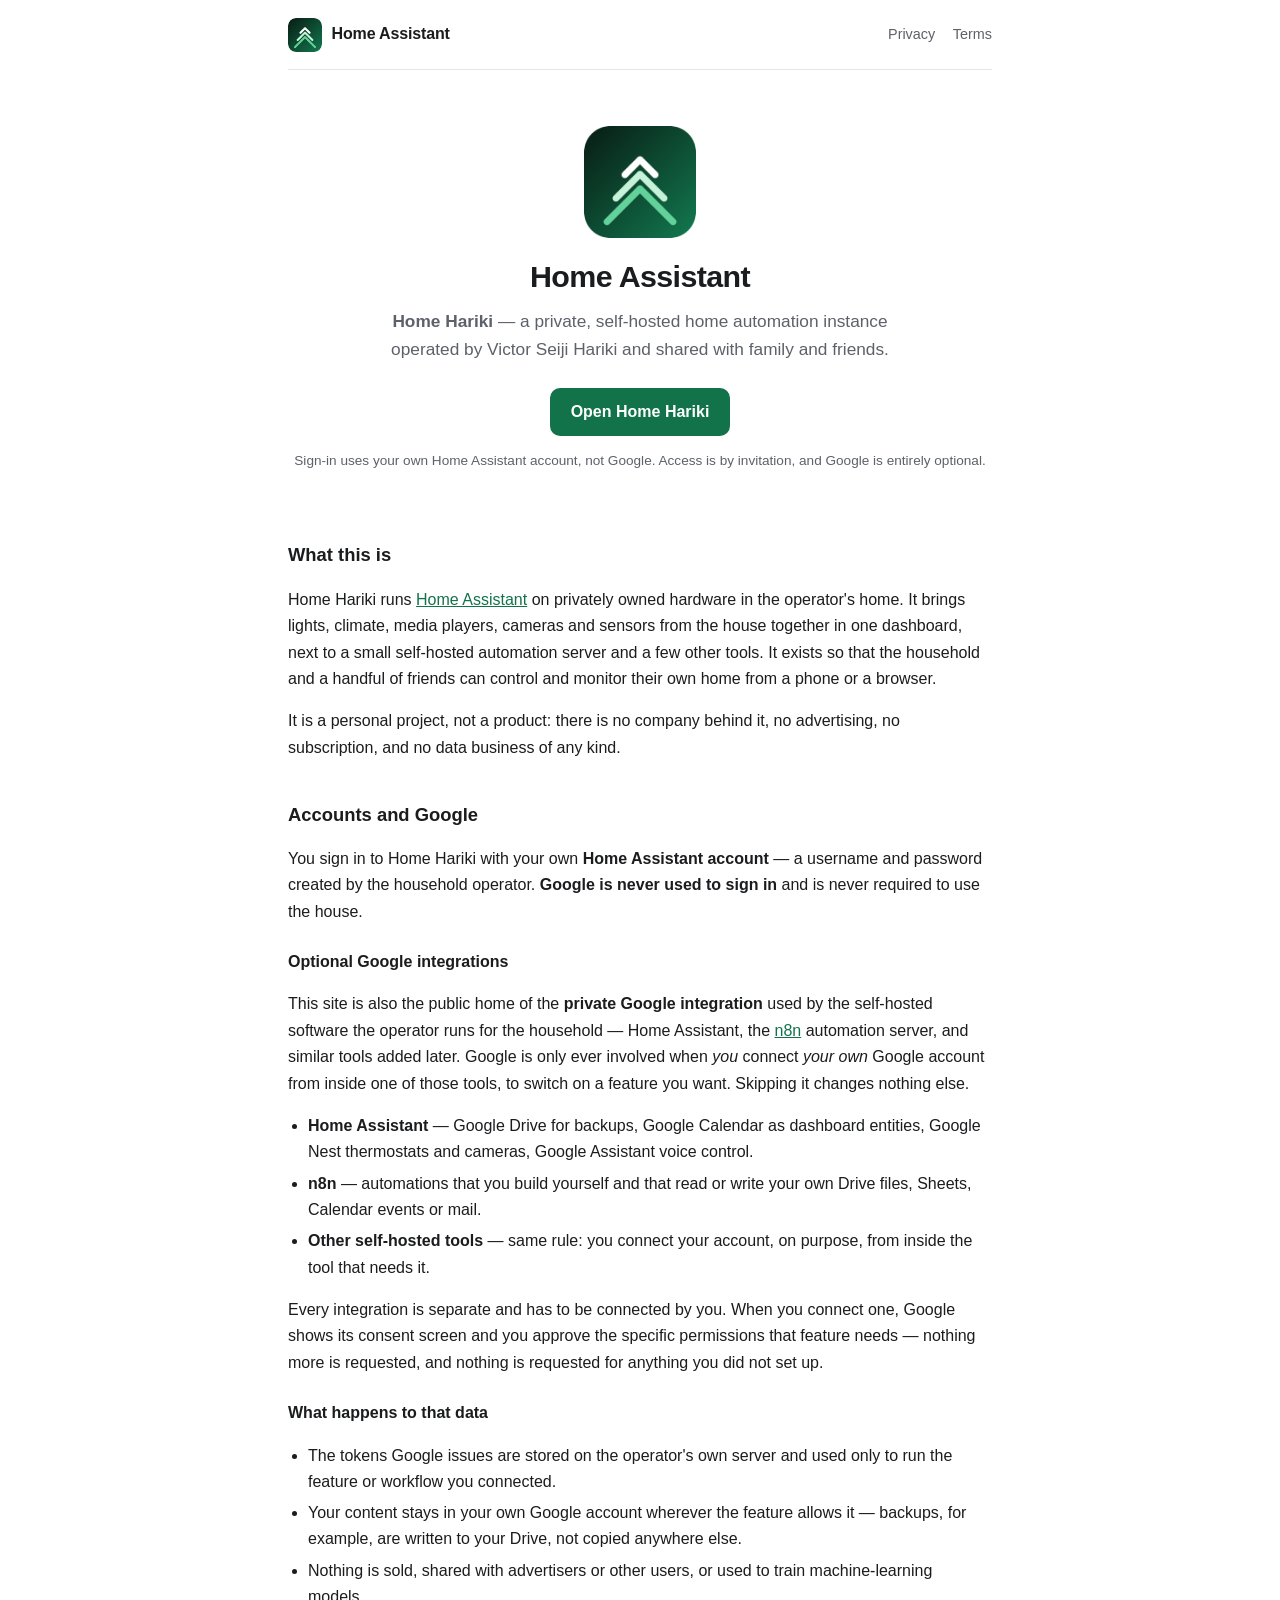
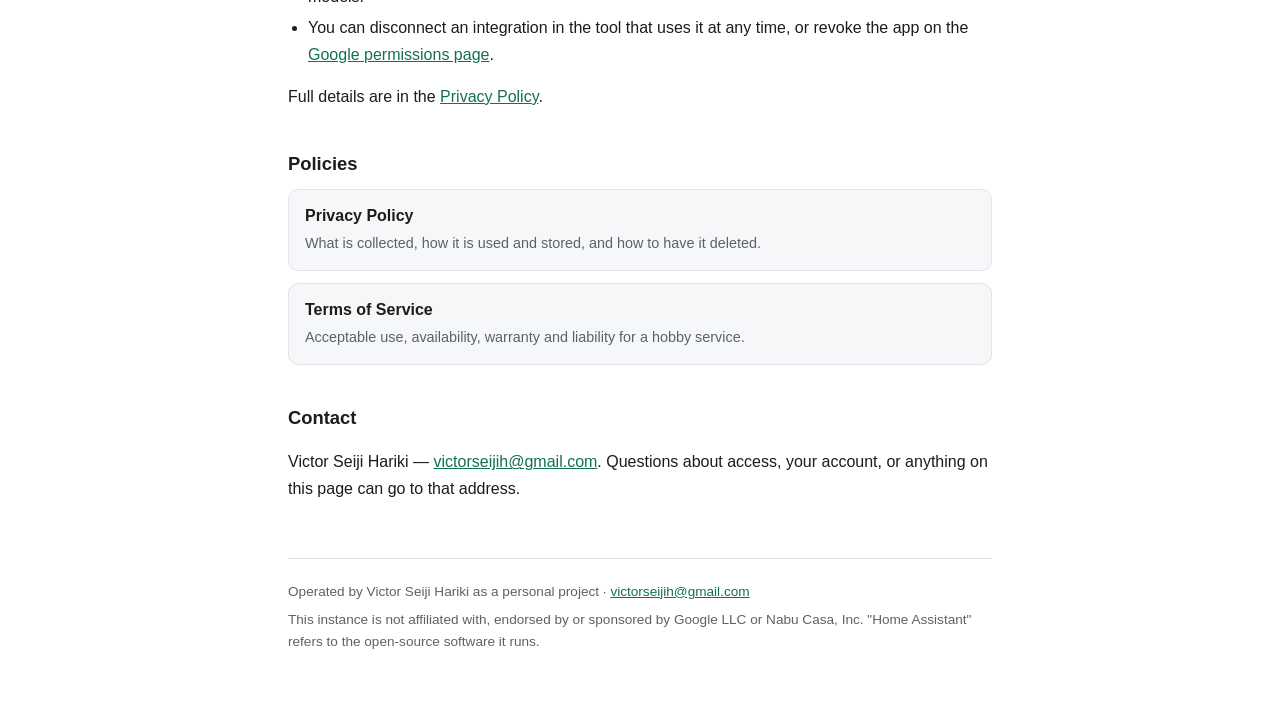
<file: index.html>
<!doctype html>
<html lang="en">
<head>
<meta charset="utf-8">
<meta name="viewport" content="width=device-width, initial-scale=1">
<title>Home Assistant — Home Hariki</title>
<meta name="description" content="Home Hariki: a private, self-hosted Home Assistant instance operated by Victor Seiji Hariki for family and friends. Sign-in, privacy policy and terms of service.">
<meta property="og:site_name" content="Home Assistant">
<meta property="og:title" content="Home Assistant — Home Hariki">
<meta property="og:description" content="Private, self-hosted home automation for family and friends.">
<meta property="og:image" content="logo.png?v=3">
<link rel="icon" href="favicon.png?v=3" type="image/png">
<link rel="apple-touch-icon" href="logo.png?v=3">
<link rel="stylesheet" href="style.css?v=3">
</head>
<body>
<header class="bar">
  <a class="brand" href="./">
    <img src="logo.png?v=3" alt="Home Assistant logo" width="34" height="34">
    <span>Home Assistant</span>
  </a>
  <nav class="bar-nav">
    <a href="privacy.html">Privacy</a>
    <a href="terms.html">Terms</a>
  </nav>
</header>

<main>
  <section class="hero">
    <img class="hero-logo" src="logo.png?v=3" alt="Home Assistant app logo" width="112" height="112">
    <h1>Home Assistant</h1>
    <p class="lede"><strong>Home Hariki</strong> — a private, self-hosted home automation instance
    operated by Victor Seiji Hariki and shared with family and friends.</p>
    <p class="cta-row">
      <a class="btn" href="https://hassio.seijihariki.com/">Open Home Hariki</a>
    </p>
    <p class="fine">Sign-in uses your own Home Assistant account, not Google. Access is by
    invitation, and Google is entirely optional.</p>
  </section>

  <h2>What this is</h2>
  <p>Home Hariki runs <a href="https://www.home-assistant.io/">Home Assistant</a> on privately
  owned hardware in the operator's home. It brings lights, climate, media players, cameras and
  sensors from the house together in one dashboard, next to a small self-hosted automation server
  and a few other tools. It exists so that the household and a handful of friends can control and
  monitor their own home from a phone or a browser.</p>
  <p>It is a personal project, not a product: there is no company behind it, no advertising, no
  subscription, and no data business of any kind.</p>

  <h2>Accounts and Google</h2>
  <p>You sign in to Home Hariki with your own <strong>Home Assistant account</strong> — a username
  and password created by the household operator. <strong>Google is never used to sign in</strong>
  and is never required to use the house.</p>

  <h3>Optional Google integrations</h3>
  <p>This site is also the public home of the <strong>private Google integration</strong> used by
  the self-hosted software the operator runs for the household — Home Assistant, the
  <a href="https://n8n.io/">n8n</a> automation server, and similar tools added later. Google is
  only ever involved when <em>you</em> connect <em>your own</em> Google account from inside one of
  those tools, to switch on a feature you want. Skipping it changes nothing else.</p>
  <ul>
    <li><strong>Home Assistant</strong> — Google Drive for backups, Google Calendar as dashboard
    entities, Google Nest thermostats and cameras, Google Assistant voice control.</li>
    <li><strong>n8n</strong> — automations that you build yourself and that read or write your own
    Drive files, Sheets, Calendar events or mail.</li>
    <li><strong>Other self-hosted tools</strong> — same rule: you connect your account, on purpose,
    from inside the tool that needs it.</li>
  </ul>
  <p>Every integration is separate and has to be connected by you. When you connect one, Google
  shows its consent screen and you approve the specific permissions that feature needs — nothing
  more is requested, and nothing is requested for anything you did not set up.</p>

  <h3>What happens to that data</h3>
  <ul>
    <li>The tokens Google issues are stored on the operator's own server and used only to run the
    feature or workflow you connected.</li>
    <li>Your content stays in your own Google account wherever the feature allows it — backups,
    for example, are written to your Drive, not copied anywhere else.</li>
    <li>Nothing is sold, shared with advertisers or other users, or used to train machine-learning
    models.</li>
    <li>You can disconnect an integration in the tool that uses it at any time, or revoke the app
    on the <a href="https://myaccount.google.com/permissions">Google permissions page</a>.</li>
  </ul>
  <p>Full details are in the <a href="privacy.html">Privacy Policy</a>.</p>

  <h2>Policies</h2>
  <div class="doc-links">
    <a href="privacy.html">
      <strong>Privacy Policy</strong>
      <span>What is collected, how it is used and stored, and how to have it deleted.</span>
    </a>
    <a href="terms.html">
      <strong>Terms of Service</strong>
      <span>Acceptable use, availability, warranty and liability for a hobby service.</span>
    </a>
  </div>

  <h2>Contact</h2>
  <p>Victor Seiji Hariki — <a href="mailto:victorseijih@gmail.com">victorseijih@gmail.com</a>.
  Questions about access, your account, or anything on this page can go to that address.</p>
</main>

<footer class="site">
  <p>Operated by Victor Seiji Hariki as a personal project · <a href="mailto:victorseijih@gmail.com">victorseijih@gmail.com</a></p>
  <p class="fine">This instance is not affiliated with, endorsed by or sponsored by Google LLC or
  Nabu Casa, Inc. "Home Assistant" refers to the open-source software it runs.</p>
</footer>
</body>
</html>
</file>
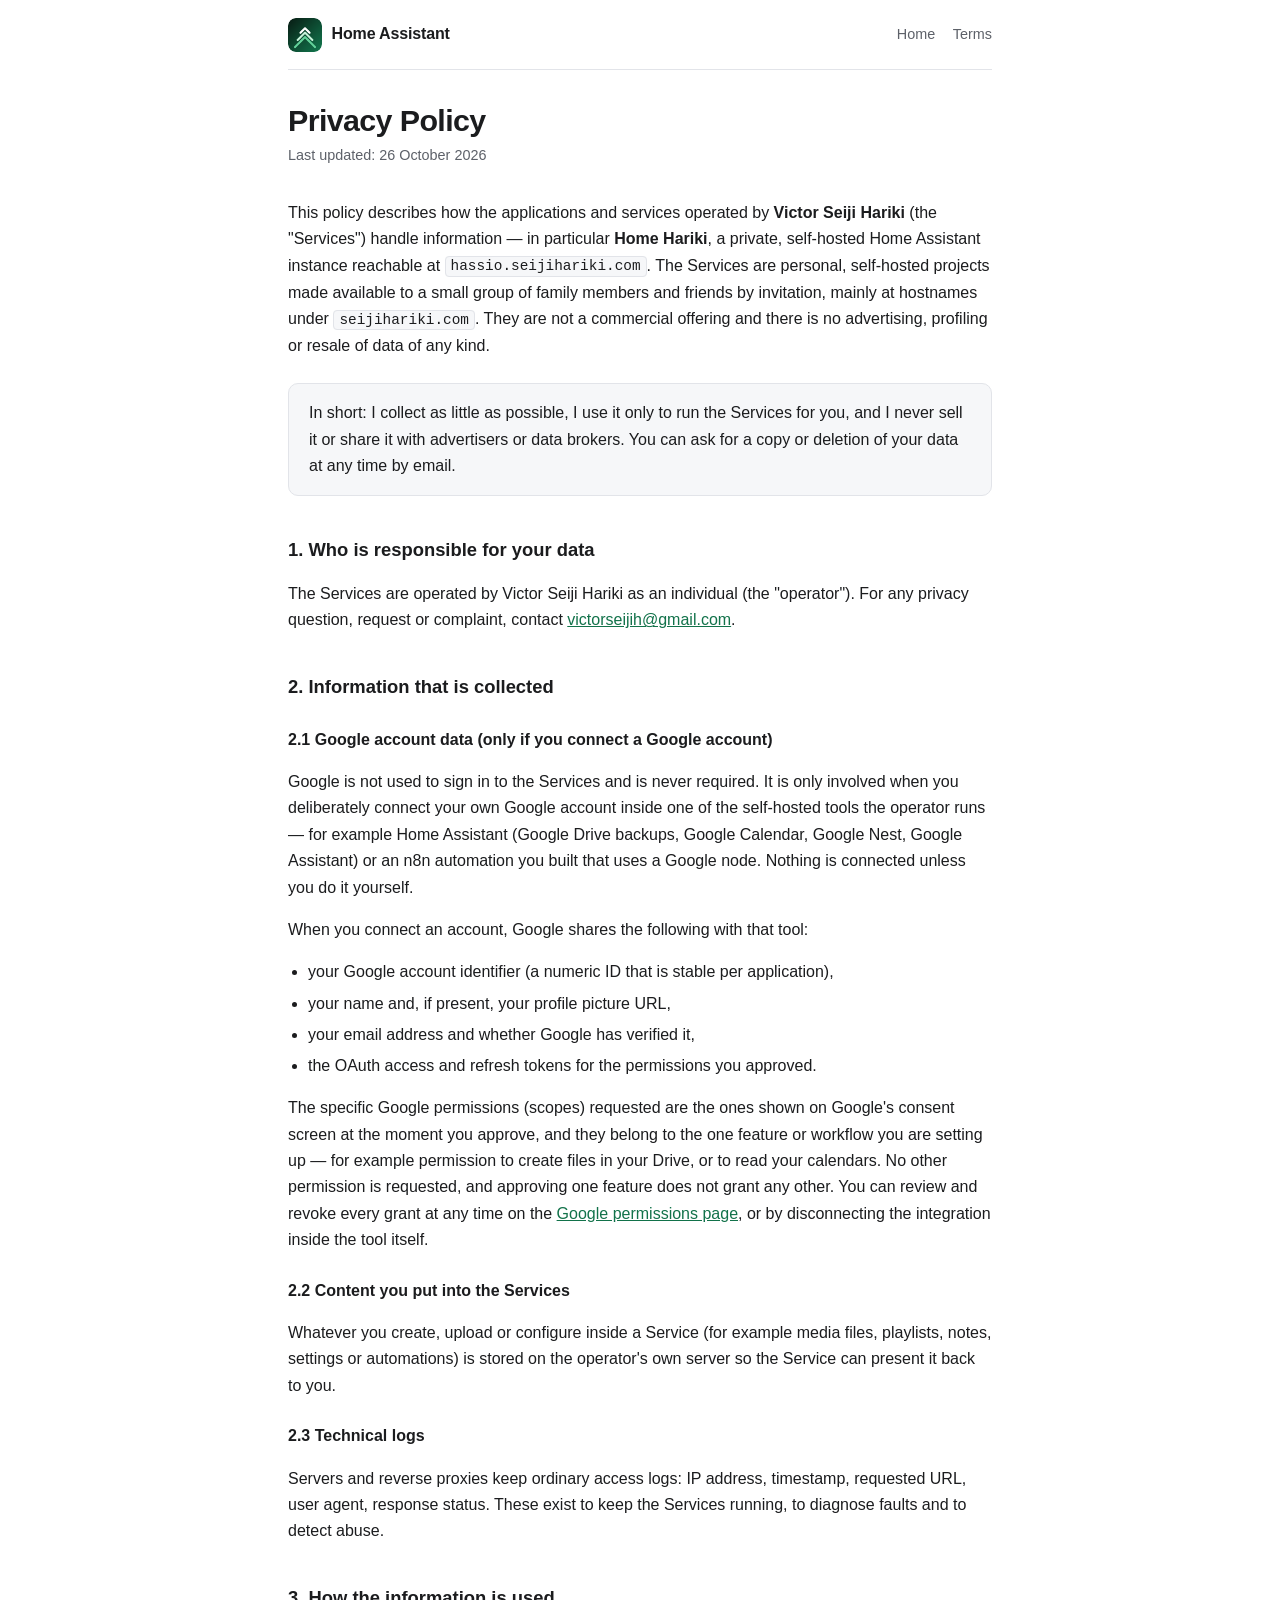
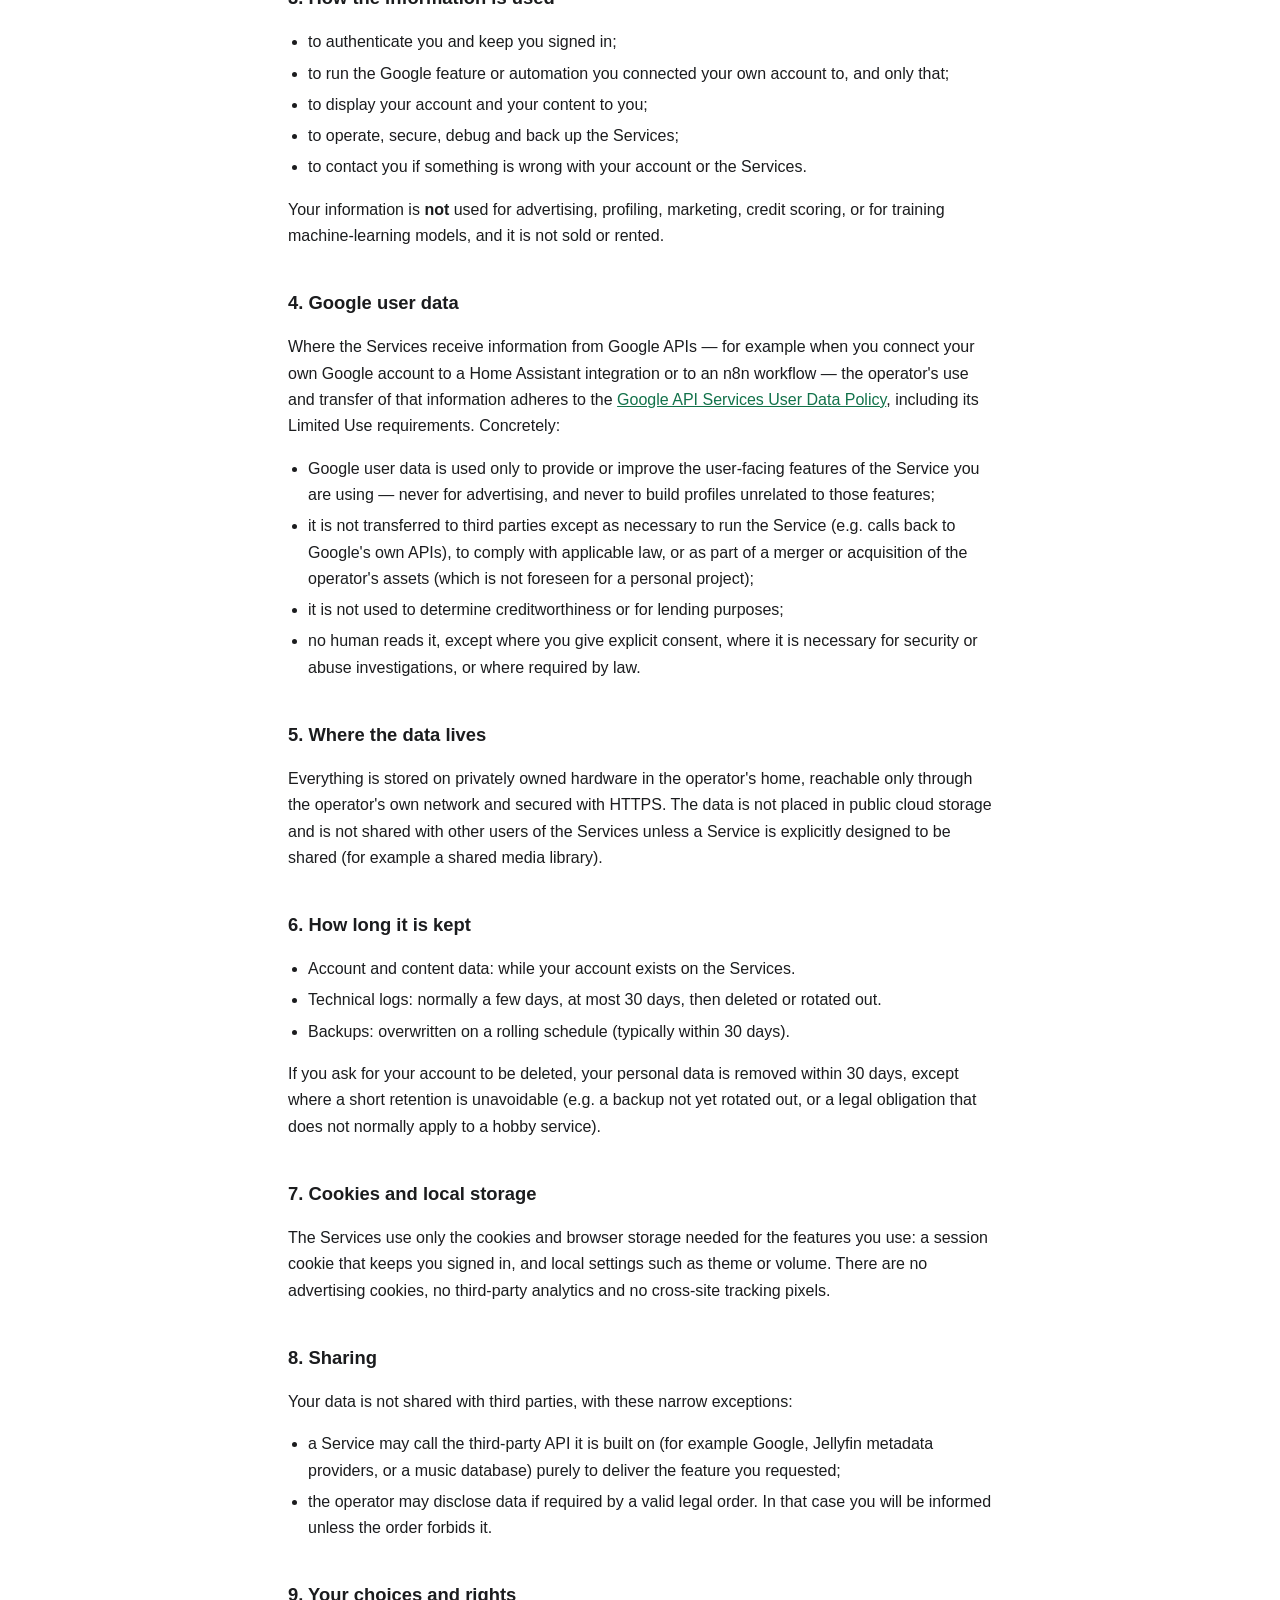
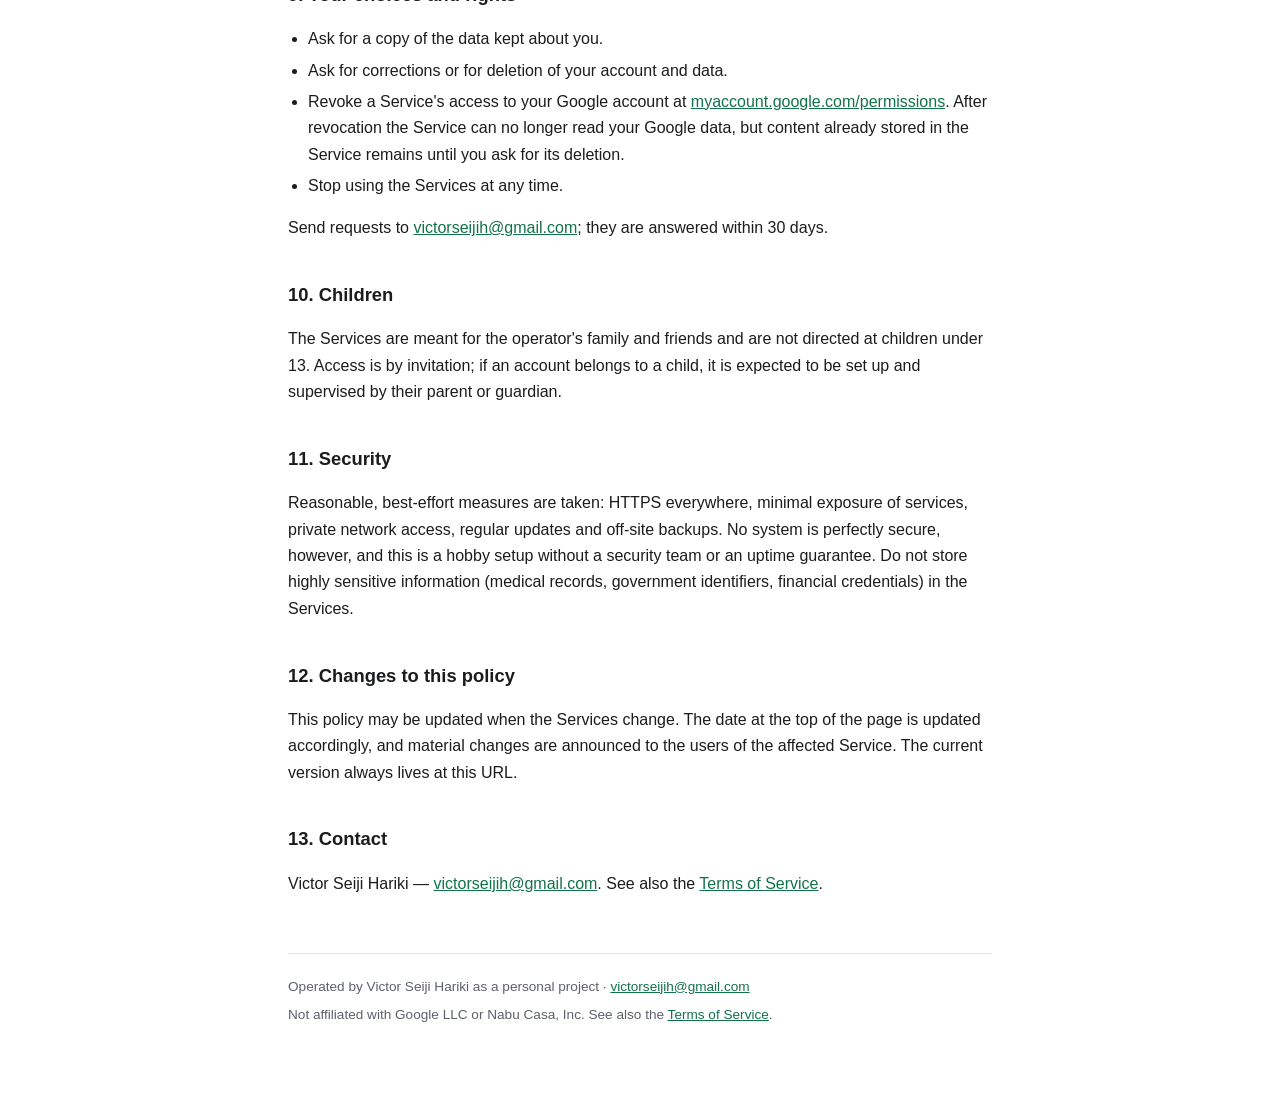
<file: privacy.html>
<!doctype html>
<html lang="en">
<head>
<meta charset="utf-8">
<meta name="viewport" content="width=device-width, initial-scale=1">
<title>Privacy Policy — Home Assistant (Home Hariki)</title>
<meta name="description" content="Privacy policy for Home Hariki, the private self-hosted Home Assistant instance operated by Victor Seiji Hariki, including how Google account data is handled.">
<link rel="icon" href="favicon.png?v=3" type="image/png">
<link rel="stylesheet" href="style.css?v=3">
</head>
<body>
<header class="bar">
  <a class="brand" href="./">
    <img src="logo.png?v=3" alt="Home Assistant logo" width="34" height="34">
    <span>Home Assistant</span>
  </a>
  <nav class="bar-nav">
    <a href="./">Home</a>
    <a href="terms.html">Terms</a>
  </nav>
</header>
<main>
  <h1>Privacy Policy</h1>
  <p class="updated">Last updated: 26 October 2026</p>

  <p>This policy describes how the applications and services operated by
  <strong>Victor Seiji Hariki</strong> (the "Services") handle information — in particular
  <strong>Home Hariki</strong>, a private, self-hosted Home Assistant instance reachable at
  <code>hassio.seijihariki.com</code>. The Services are personal, self-hosted projects made
  available to a small group of family members and friends by invitation, mainly at hostnames
  under <code>seijihariki.com</code>. They are not a commercial offering and there is no
  advertising, profiling or resale of data of any kind.</p>

  <div class="card">
    <p>In short: I collect as little as possible, I use it only to run the Services for you, and
    I never sell it or share it with advertisers or data brokers. You can ask for a copy or
    deletion of your data at any time by email.</p>
  </div>

  <h2>1. Who is responsible for your data</h2>
  <p>The Services are operated by Victor Seiji Hariki as an individual (the "operator"). For any
  privacy question, request or complaint, contact
  <a href="mailto:victorseijih@gmail.com">victorseijih@gmail.com</a>.</p>

  <h2>2. Information that is collected</h2>

  <h3>2.1 Google account data (only if you connect a Google account)</h3>
  <p>Google is not used to sign in to the Services and is never required. It is only involved
  when you deliberately connect your own Google account inside one of the self-hosted tools the
  operator runs — for example Home Assistant (Google Drive backups, Google Calendar, Google Nest,
  Google Assistant) or an n8n automation you built that uses a Google node. Nothing is connected
  unless you do it yourself.</p>
  <p>When you connect an account, Google shares the following with that tool:</p>
  <ul>
    <li>your Google account identifier (a numeric ID that is stable per application),</li>
    <li>your name and, if present, your profile picture URL,</li>
    <li>your email address and whether Google has verified it,</li>
    <li>the OAuth access and refresh tokens for the permissions you approved.</li>
  </ul>
  <p>The specific Google permissions (scopes) requested are the ones shown on Google's consent
  screen at the moment you approve, and they belong to the one feature or workflow you are
  setting up — for example permission to create files in your Drive, or to read your calendars.
  No other permission is requested, and approving one feature does not grant any other. You can
  review and revoke every grant at any time on the
  <a href="https://myaccount.google.com/permissions">Google permissions page</a>, or by
  disconnecting the integration inside the tool itself.</p>

  <h3>2.2 Content you put into the Services</h3>
  <p>Whatever you create, upload or configure inside a Service (for example media files,
  playlists, notes, settings or automations) is stored on the operator's own server so the
  Service can present it back to you.</p>

  <h3>2.3 Technical logs</h3>
  <p>Servers and reverse proxies keep ordinary access logs: IP address, timestamp, requested
  URL, user agent, response status. These exist to keep the Services running, to diagnose
  faults and to detect abuse.</p>

  <h2>3. How the information is used</h2>
  <ul>
    <li>to authenticate you and keep you signed in;</li>
    <li>to run the Google feature or automation you connected your own account to, and only that;</li>
    <li>to display your account and your content to you;</li>
    <li>to operate, secure, debug and back up the Services;</li>
    <li>to contact you if something is wrong with your account or the Services.</li>
  </ul>
  <p>Your information is <strong>not</strong> used for advertising, profiling, marketing,
  credit scoring, or for training machine-learning models, and it is not sold or rented.</p>

  <h2>4. Google user data</h2>
  <p>Where the Services receive information from Google APIs — for example when you connect your
  own Google account to a Home Assistant integration or to an n8n workflow — the operator's use and
  transfer of that information adheres to the
  <a href="https://developers.google.com/terms/api-services-user-data-policy">Google API Services
  User Data Policy</a>, including its Limited Use requirements. Concretely:</p>
  <ul>
    <li>Google user data is used only to provide or improve the user-facing features of the
    Service you are using &mdash; never for advertising, and never to build profiles unrelated to
    those features;</li>
    <li>it is not transferred to third parties except as necessary to run the Service (e.g. calls
    back to Google's own APIs), to comply with applicable law, or as part of a merger or
    acquisition of the operator's assets (which is not foreseen for a personal project);</li>
    <li>it is not used to determine creditworthiness or for lending purposes;</li>
    <li>no human reads it, except where you give explicit consent, where it is necessary for
    security or abuse investigations, or where required by law.</li>
  </ul>

  <h2>5. Where the data lives</h2>
  <p>Everything is stored on privately owned hardware in the operator's home, reachable only
  through the operator's own network and secured with HTTPS. The data is not placed in public
  cloud storage and is not shared with other users of the Services unless a Service is explicitly
  designed to be shared (for example a shared media library).</p>

  <h2>6. How long it is kept</h2>
  <ul>
    <li>Account and content data: while your account exists on the Services.</li>
    <li>Technical logs: normally a few days, at most 30 days, then deleted or rotated out.</li>
    <li>Backups: overwritten on a rolling schedule (typically within 30 days).</li>
  </ul>
  <p>If you ask for your account to be deleted, your personal data is removed within 30 days,
  except where a short retention is unavoidable (e.g. a backup not yet rotated out, or a legal
  obligation that does not normally apply to a hobby service).</p>

  <h2>7. Cookies and local storage</h2>
  <p>The Services use only the cookies and browser storage needed for the features you use:
  a session cookie that keeps you signed in, and local settings such as theme or volume. There
  are no advertising cookies, no third-party analytics and no cross-site tracking pixels.</p>

  <h2>8. Sharing</h2>
  <p>Your data is not shared with third parties, with these narrow exceptions:</p>
  <ul>
    <li>a Service may call the third-party API it is built on (for example Google, Jellyfin
    metadata providers, or a music database) purely to deliver the feature you requested;</li>
    <li>the operator may disclose data if required by a valid legal order. In that case you will
    be informed unless the order forbids it.</li>
  </ul>

  <h2>9. Your choices and rights</h2>
  <ul>
    <li>Ask for a copy of the data kept about you.</li>
    <li>Ask for corrections or for deletion of your account and data.</li>
    <li>Revoke a Service's access to your Google account at
    <a href="https://myaccount.google.com/permissions">myaccount.google.com/permissions</a>.
    After revocation the Service can no longer read your Google data, but content already stored
    in the Service remains until you ask for its deletion.</li>
    <li>Stop using the Services at any time.</li>
  </ul>
  <p>Send requests to <a href="mailto:victorseijih@gmail.com">victorseijih@gmail.com</a>; they
  are answered within 30 days.</p>

  <h2>10. Children</h2>
  <p>The Services are meant for the operator's family and friends and are not directed at
  children under 13. Access is by invitation; if an account belongs to a child, it is expected to
  be set up and supervised by their parent or guardian.</p>

  <h2>11. Security</h2>
  <p>Reasonable, best-effort measures are taken: HTTPS everywhere, minimal exposure of services,
  private network access, regular updates and off-site backups. No system is perfectly secure,
  however, and this is a hobby setup without a security team or an uptime guarantee. Do not store
  highly sensitive information (medical records, government identifiers, financial credentials)
  in the Services.</p>

  <h2>12. Changes to this policy</h2>
  <p>This policy may be updated when the Services change. The date at the top of the page is
  updated accordingly, and material changes are announced to the users of the affected Service.
  The current version always lives at this URL.</p>

  <h2>13. Contact</h2>
  <p>Victor Seiji Hariki &mdash;
  <a href="mailto:victorseijih@gmail.com">victorseijih@gmail.com</a>.
  See also the <a href="terms.html">Terms of Service</a>.</p>
</main>
<footer class="site">
  <p>Operated by Victor Seiji Hariki as a personal project · <a href="mailto:victorseijih@gmail.com">victorseijih@gmail.com</a></p>
  <p class="fine">Not affiliated with Google LLC or Nabu Casa, Inc. See also the <a href="terms.html">Terms of Service</a>.</p>
</footer>
</body>
</html>
</file>
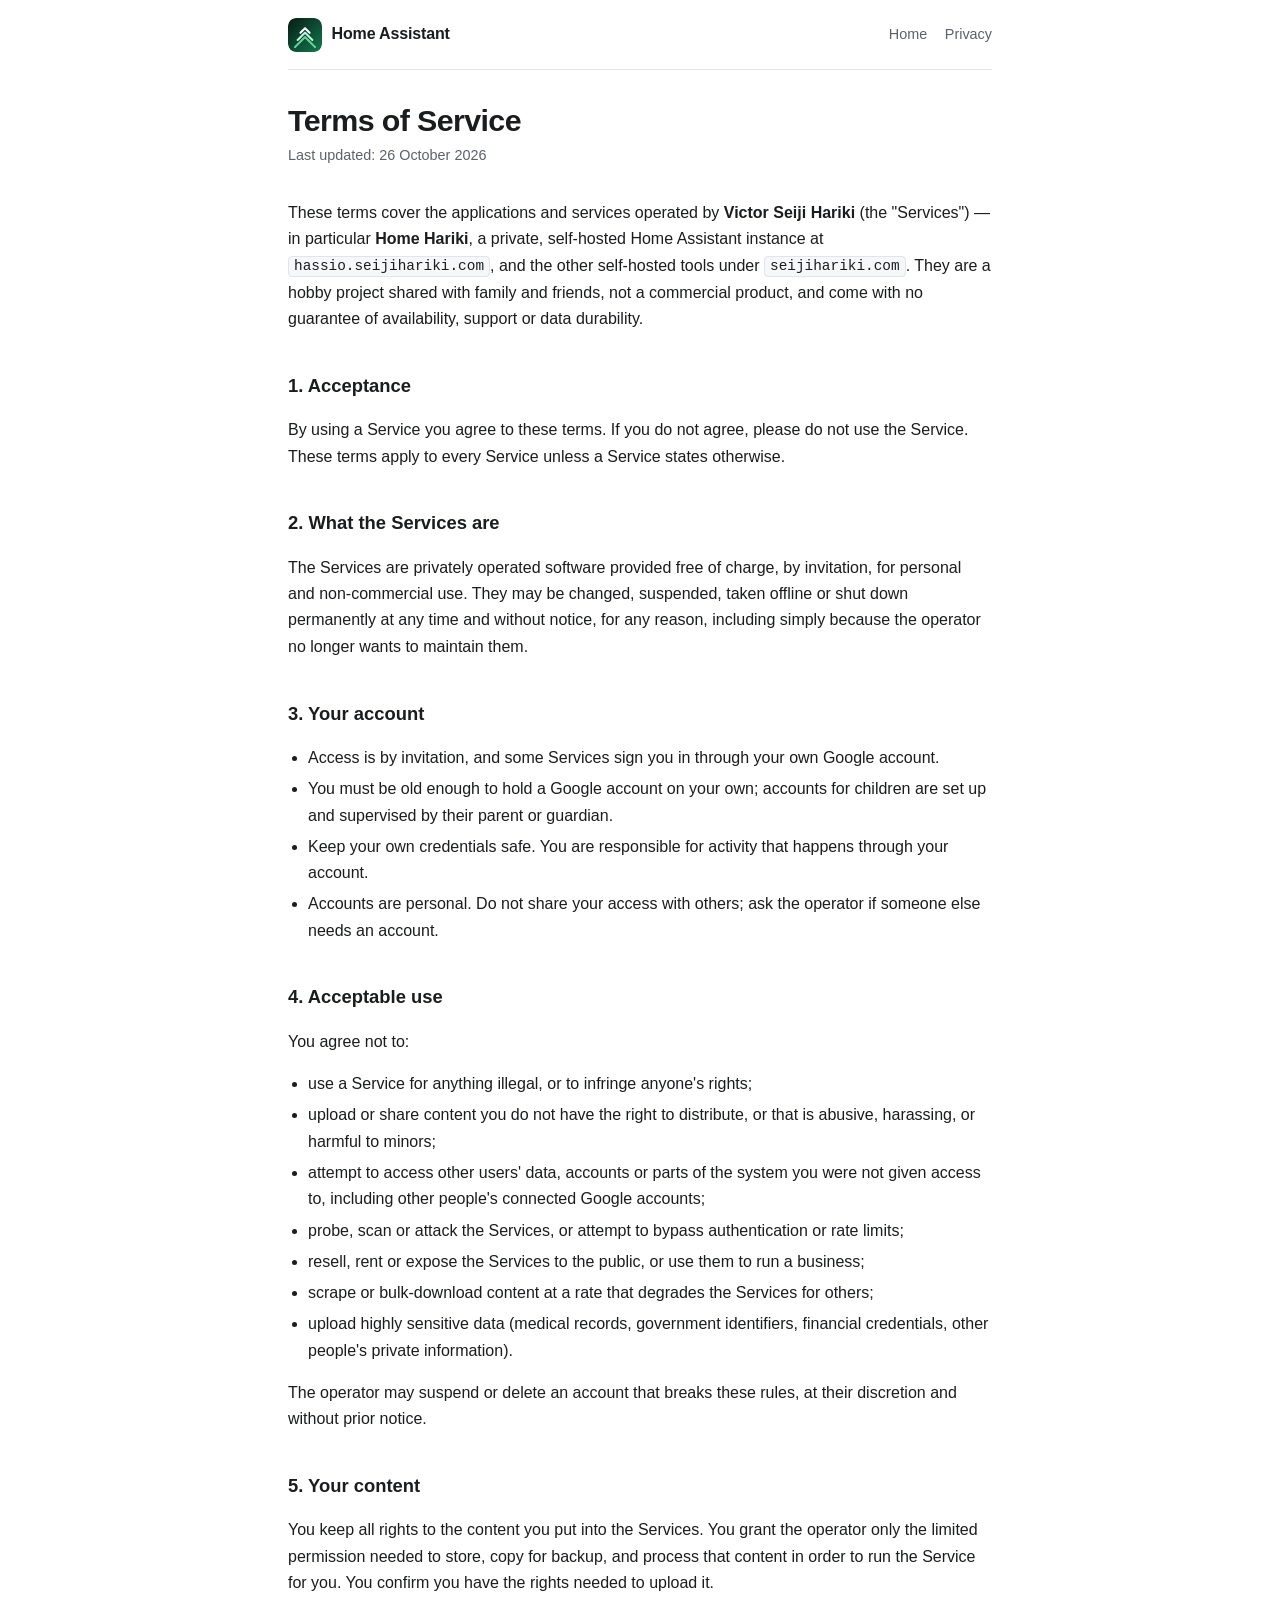
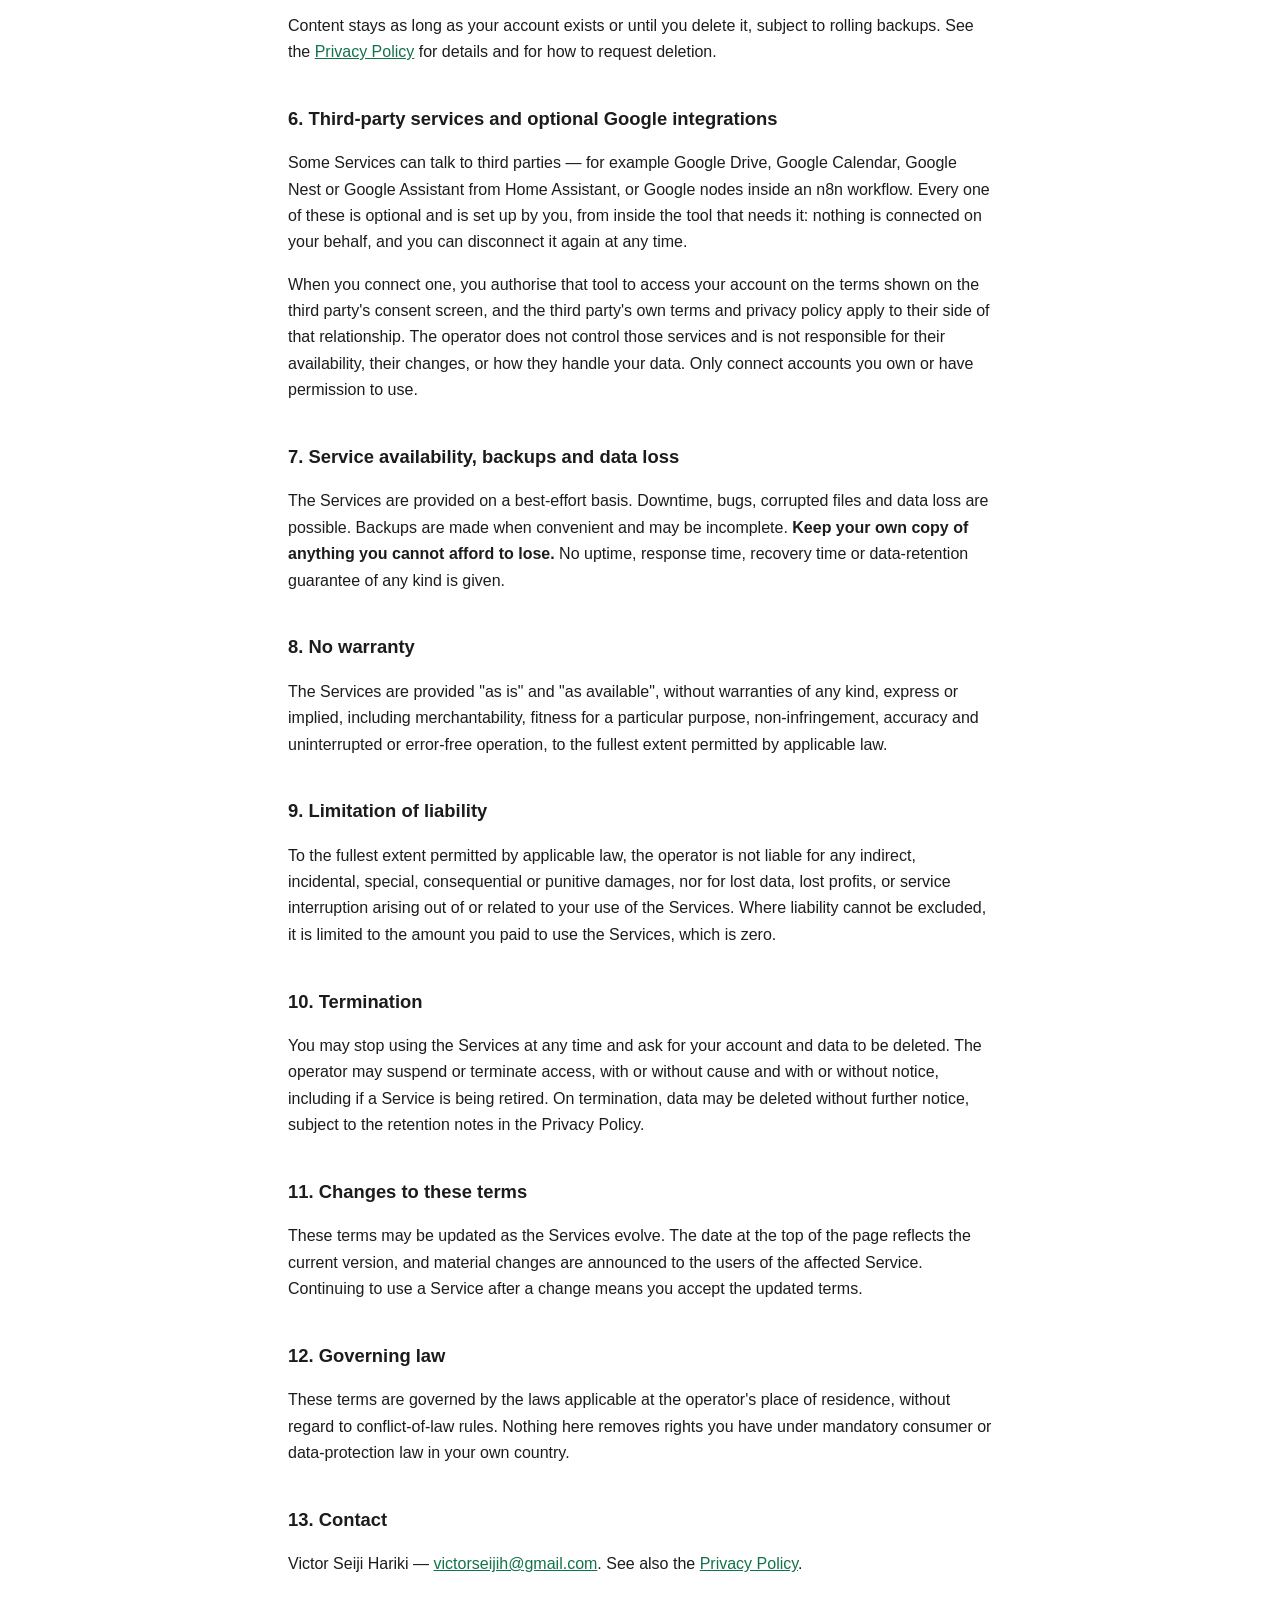
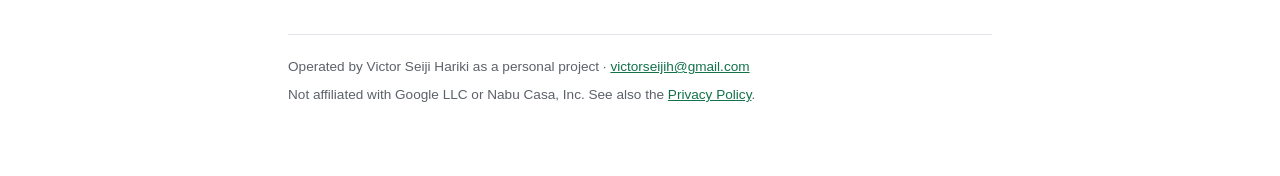
<file: terms.html>
<!doctype html>
<html lang="en">
<head>
<meta charset="utf-8">
<meta name="viewport" content="width=device-width, initial-scale=1">
<title>Terms of Service — Home Assistant (Home Hariki)</title>
<meta name="description" content="Terms of service for Home Hariki, the private self-hosted Home Assistant instance operated by Victor Seiji Hariki.">
<link rel="icon" href="favicon.png?v=3" type="image/png">
<link rel="stylesheet" href="style.css?v=3">
</head>
<body>
<header class="bar">
  <a class="brand" href="./">
    <img src="logo.png?v=3" alt="Home Assistant logo" width="34" height="34">
    <span>Home Assistant</span>
  </a>
  <nav class="bar-nav">
    <a href="./">Home</a>
    <a href="privacy.html">Privacy</a>
  </nav>
</header>
<main>
  <h1>Terms of Service</h1>
  <p class="updated">Last updated: 26 October 2026</p>

  <p>These terms cover the applications and services operated by
  <strong>Victor Seiji Hariki</strong> (the "Services") — in particular <strong>Home Hariki</strong>,
  a private, self-hosted Home Assistant instance at <code>hassio.seijihariki.com</code>, and the
  other self-hosted tools under <code>seijihariki.com</code>. They are a hobby project shared with
  family and friends, not a commercial product, and come with no guarantee of availability,
  support or data durability.</p>

  <h2>1. Acceptance</h2>
  <p>By using a Service you agree to these terms. If you do not agree, please do not use the
  Service. These terms apply to every Service unless a Service states otherwise.</p>

  <h2>2. What the Services are</h2>
  <p>The Services are privately operated software provided free of charge, by invitation, for
  personal and non-commercial use. They may be changed, suspended, taken offline or shut down
  permanently at any time and without notice, for any reason, including simply because the
  operator no longer wants to maintain them.</p>

  <h2>3. Your account</h2>
  <ul>
    <li>Access is by invitation, and some Services sign you in through your own Google account.</li>
    <li>You must be old enough to hold a Google account on your own; accounts for children are
    set up and supervised by their parent or guardian.</li>
    <li>Keep your own credentials safe. You are responsible for activity that happens through
    your account.</li>
    <li>Accounts are personal. Do not share your access with others; ask the operator if someone
    else needs an account.</li>
  </ul>

  <h2>4. Acceptable use</h2>
  <p>You agree not to:</p>
  <ul>
    <li>use a Service for anything illegal, or to infringe anyone's rights;</li>
    <li>upload or share content you do not have the right to distribute, or that is abusive,
    harassing, or harmful to minors;</li>
    <li>attempt to access other users' data, accounts or parts of the system you were not given
    access to, including other people's connected Google accounts;</li>
    <li>probe, scan or attack the Services, or attempt to bypass authentication or rate limits;</li>
    <li>resell, rent or expose the Services to the public, or use them to run a business;</li>
    <li>scrape or bulk-download content at a rate that degrades the Services for others;</li>
    <li>upload highly sensitive data (medical records, government identifiers, financial
    credentials, other people's private information).</li>
  </ul>
  <p>The operator may suspend or delete an account that breaks these rules, at their discretion
  and without prior notice.</p>

  <h2>5. Your content</h2>
  <p>You keep all rights to the content you put into the Services. You grant the operator only
  the limited permission needed to store, copy for backup, and process that content in order to
  run the Service for you. You confirm you have the rights needed to upload it.</p>
  <p>Content stays as long as your account exists or until you delete it, subject to rolling
  backups. See the <a href="privacy.html">Privacy Policy</a> for details and for how to request
  deletion.</p>

  <h2>6. Third-party services and optional Google integrations</h2>
  <p>Some Services can talk to third parties &mdash; for example Google Drive, Google Calendar,
  Google Nest or Google Assistant from Home Assistant, or Google nodes inside an n8n workflow.
  Every one of these is optional and is set up by you, from inside the tool that needs it:
  nothing is connected on your behalf, and you can disconnect it again at any time.</p>
  <p>When you connect one, you authorise that tool to access your account on the terms shown on
  the third party's consent screen, and the third party's own terms and privacy policy apply to
  their side of that relationship. The operator does not control those services and is not
  responsible for their availability, their changes, or how they handle your data. Only connect
  accounts you own or have permission to use.</p>

  <h2>7. Service availability, backups and data loss</h2>
  <p>The Services are provided on a best-effort basis. Downtime, bugs, corrupted files and data
  loss are possible. Backups are made when convenient and may be incomplete. <strong>Keep your
  own copy of anything you cannot afford to lose.</strong> No uptime, response time, recovery
  time or data-retention guarantee of any kind is given.</p>

  <h2>8. No warranty</h2>
  <p>The Services are provided "as is" and "as available", without warranties of any kind,
  express or implied, including merchantability, fitness for a particular purpose,
  non-infringement, accuracy and uninterrupted or error-free operation, to the fullest extent
  permitted by applicable law.</p>

  <h2>9. Limitation of liability</h2>
  <p>To the fullest extent permitted by applicable law, the operator is not liable for any
  indirect, incidental, special, consequential or punitive damages, nor for lost data, lost
  profits, or service interruption arising out of or related to your use of the Services. Where
  liability cannot be excluded, it is limited to the amount you paid to use the Services, which
  is zero.</p>

  <h2>10. Termination</h2>
  <p>You may stop using the Services at any time and ask for your account and data to be deleted.
  The operator may suspend or terminate access, with or without cause and with or without notice,
  including if a Service is being retired. On termination, data may be deleted without further
  notice, subject to the retention notes in the Privacy Policy.</p>

  <h2>11. Changes to these terms</h2>
  <p>These terms may be updated as the Services evolve. The date at the top of the page reflects
  the current version, and material changes are announced to the users of the affected Service.
  Continuing to use a Service after a change means you accept the updated terms.</p>

  <h2>12. Governing law</h2>
  <p>These terms are governed by the laws applicable at the operator's place of residence,
  without regard to conflict-of-law rules. Nothing here removes rights you have under mandatory
  consumer or data-protection law in your own country.</p>

  <h2>13. Contact</h2>
  <p>Victor Seiji Hariki &mdash;
  <a href="mailto:victorseijih@gmail.com">victorseijih@gmail.com</a>. See also the
  <a href="privacy.html">Privacy Policy</a>.</p>
</main>
<footer class="site">
  <p>Operated by Victor Seiji Hariki as a personal project · <a href="mailto:victorseijih@gmail.com">victorseijih@gmail.com</a></p>
  <p class="fine">Not affiliated with Google LLC or Nabu Casa, Inc. See also the <a href="privacy.html">Privacy Policy</a>.</p>
</footer>
</body>
</html>
</file>
<file: style.css>
:root {
  color-scheme: light dark;
  --fg: #1b1c1e;
  --muted: #5d6169;
  --bg: #ffffff;
  --card: #f6f7f9;
  --line: #e2e4e9;
  --accent: #12724a;
  --btn-fg: #ffffff;
  --btn-bg: #12724a;
}

@media (prefers-color-scheme: dark) {
  :root {
    --fg: #e6e7ea;
    --muted: #a0a4ad;
    --bg: #16181c;
    --card: #1e2126;
    --line: #2c3037;
    --accent: #6fd7a2;
    --btn-fg: #06231a;
    --btn-bg: #6fd7a2;
  }
}

* { box-sizing: border-box; }

html { -webkit-text-size-adjust: 100%; }

body {
  margin: 0;
  padding: 0 1.25rem 4rem;
  background: var(--bg);
  color: var(--fg);
  font: 16px/1.65 -apple-system, BlinkMacSystemFont, "Segoe UI", Roboto, "Helvetica Neue", Arial, sans-serif;
}

main {
  max-width: 44rem;
  margin: 0 auto;
}

/* ---- top bar ---------------------------------------------------------- */

.bar {
  max-width: 44rem;
  margin: 0 auto 2rem;
  padding: 1.1rem 0;
  border-bottom: 1px solid var(--line);
  display: flex;
  align-items: center;
  justify-content: space-between;
  gap: 1rem;
  flex-wrap: wrap;
}

.brand {
  display: inline-flex;
  align-items: center;
  gap: 0.6rem;
  text-decoration: none;
  color: var(--fg);
  font-weight: 600;
  letter-spacing: -0.01em;
}

.brand img { border-radius: 8px; display: block; }

.bar-nav {
  display: flex;
  gap: 1.1rem;
  font-size: 0.9rem;
}

.bar-nav a { color: var(--muted); text-decoration: none; }
.bar-nav a:hover { color: var(--accent); }

/* ---- hero ------------------------------------------------------------- */

.hero {
  text-align: center;
  padding: 1.5rem 0 1rem;
}

.hero-logo {
  display: block;
  margin: 0 auto 1.25rem;
  border-radius: 24px;
}

.lede {
  font-size: 1.08rem;
  color: var(--muted);
  max-width: 34rem;
  margin: 0.75rem auto 1.5rem;
}

.cta-row { margin: 0 0 0.6rem; }

.btn {
  display: inline-block;
  background: var(--btn-bg);
  color: var(--btn-fg);
  text-decoration: none;
  font-weight: 600;
  padding: 0.7rem 1.3rem;
  border-radius: 10px;
}

.btn:hover { filter: brightness(1.08); }

.fine {
  font-size: 0.85rem;
  color: var(--muted);
}

/* ---- content ---------------------------------------------------------- */

h1 {
  font-size: 1.9rem;
  line-height: 1.2;
  margin: 0 0 0.35rem;
  letter-spacing: -0.02em;
}

h2 {
  font-size: 1.15rem;
  margin: 2.4rem 0 0.6rem;
}

h3 { font-size: 1rem; margin: 1.5rem 0 0.4rem; }

ul { padding-left: 1.25rem; }
li { margin: 0.3rem 0; }

a { color: var(--accent); }

.updated {
  color: var(--muted);
  font-size: 0.9rem;
  margin: 0 0 2rem;
}

.card {
  background: var(--card);
  border: 1px solid var(--line);
  border-radius: 10px;
  padding: 1rem 1.25rem;
  margin: 1.5rem 0;
}

.card p:first-child { margin-top: 0; }
.card p:last-child { margin-bottom: 0; }

.doc-links {
  display: grid;
  gap: 0.75rem;
}

.doc-links a {
  display: block;
  border: 1px solid var(--line);
  border-radius: 10px;
  background: var(--card);
  padding: 0.85rem 1rem;
  text-decoration: none;
  color: var(--fg);
}

.doc-links a:hover { border-color: var(--accent); }
.doc-links a strong { display: block; }
.doc-links a span { color: var(--muted); font-size: 0.9rem; }

/* ---- footer ----------------------------------------------------------- */

footer.site {
  max-width: 44rem;
  margin: 3.5rem auto 0;
  padding-top: 1rem;
  border-top: 1px solid var(--line);
  font-size: 0.85rem;
  color: var(--muted);
}

footer.site p { margin: 0.35rem 0; }

code {
  font-size: 0.9em;
  background: var(--card);
  border: 1px solid var(--line);
  border-radius: 4px;
  padding: 0.1em 0.35em;
}
</file>
